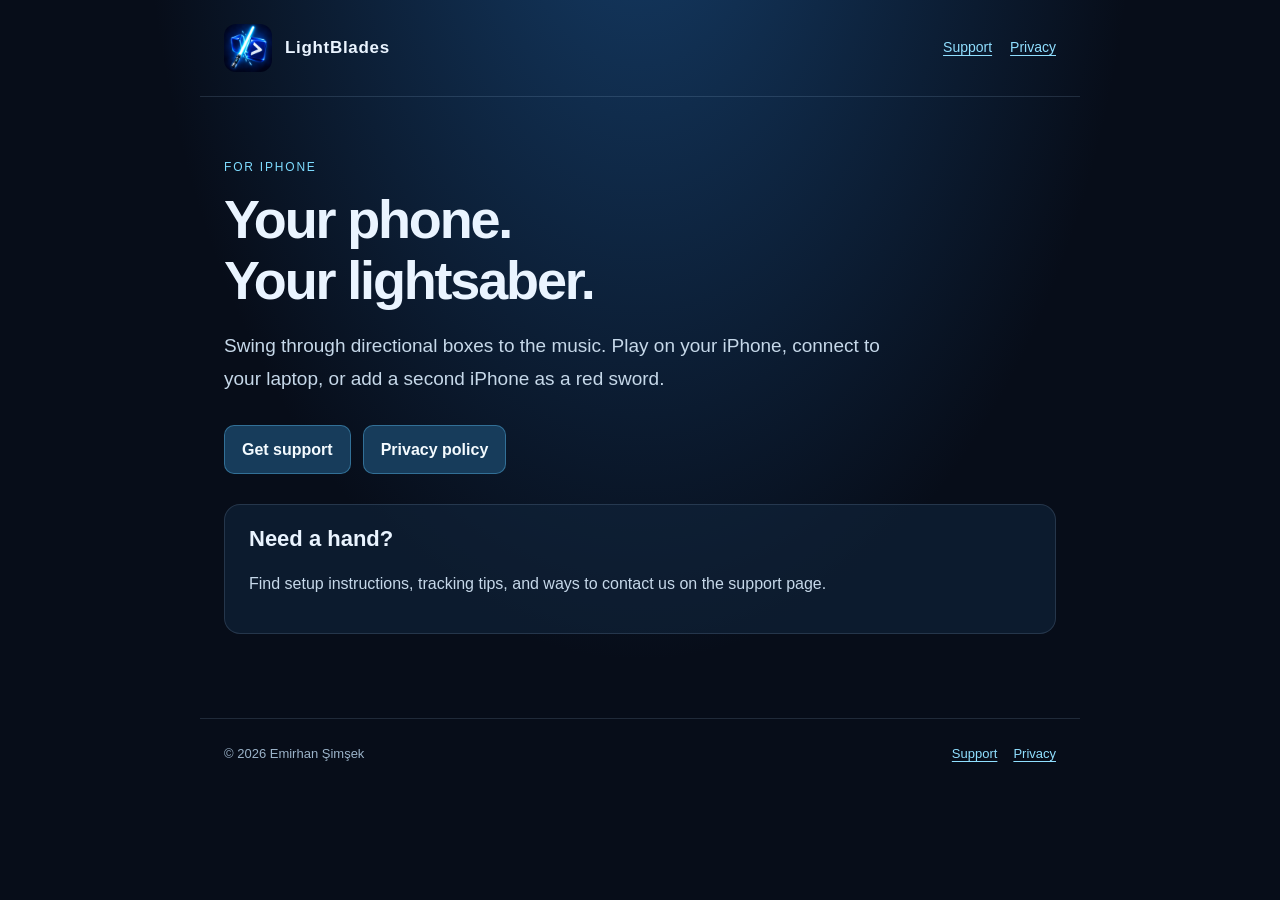
<file: index.html>
<!doctype html><html lang="en"><head><meta charset="utf-8"><meta name="viewport" content="width=device-width,initial-scale=1"><meta name="description" content="Help and privacy information for LightBlades on iPhone."><title>LightBlades · Support and privacy</title><link rel="stylesheet" href="assets/style.css"><link rel="icon" href="assets/icon.png"></head><body>
<header><img src="assets/icon.png" alt=""><strong>LightBlades</strong><nav><a href="support.html">Support</a><a href="privacy.html">Privacy</a></nav></header>
<main><p class="eyebrow">For iPhone</p><h1>Your phone.<br>Your lightsaber.</h1><p class="lead">Swing through directional boxes to the music. Play on your iPhone, connect to your laptop, or add a second iPhone as a red sword.</p><div class="actions"><a class="button" href="support.html">Get support</a><a class="button" href="privacy.html">Privacy policy</a></div><div class="card"><h2>Need a hand?</h2><p>Find setup instructions, tracking tips, and ways to contact us on the support page.</p></div></main>
<footer><span>© 2026 Emirhan Şimşek</span><nav><a href="support.html">Support</a><a href="privacy.html">Privacy</a></nav></footer></body></html>
</file>
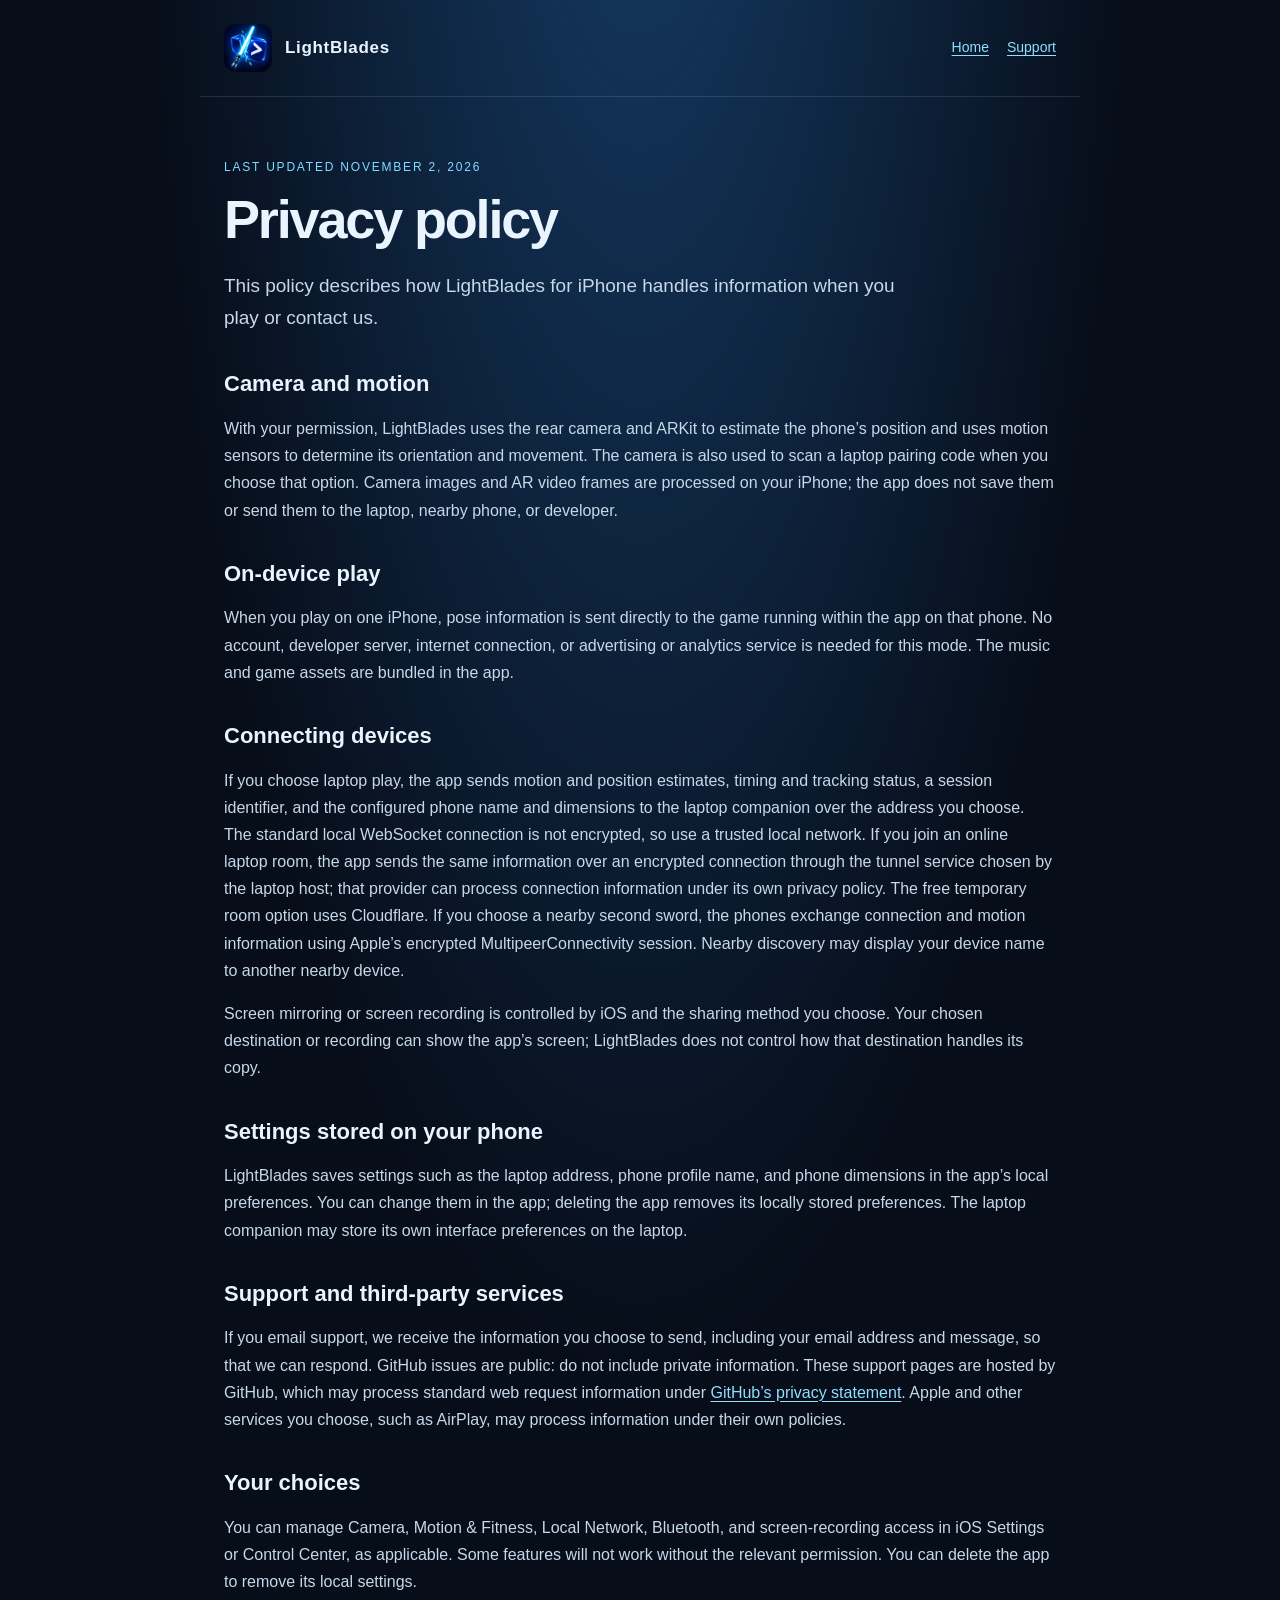
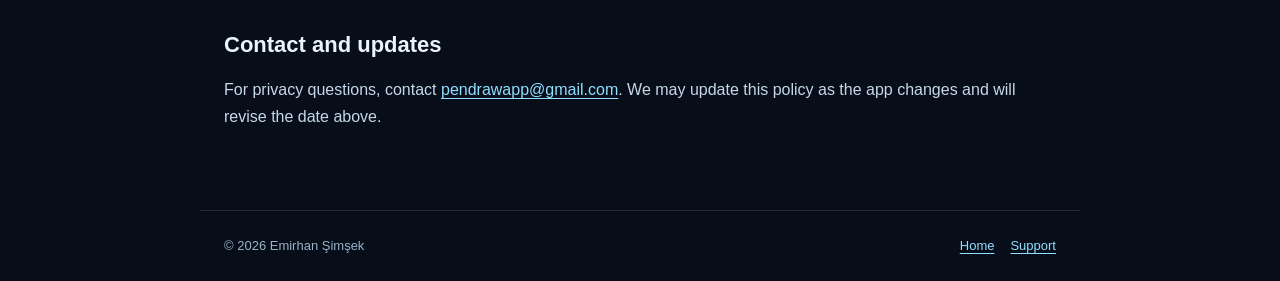
<file: privacy.html>
<!doctype html><html lang="en"><head><meta charset="utf-8"><meta name="viewport" content="width=device-width,initial-scale=1"><meta name="description" content="Privacy policy for LightBlades for iPhone."><title>Privacy policy · LightBlades</title><link rel="stylesheet" href="assets/style.css"><link rel="icon" href="assets/icon.png"></head><body>
<header><img src="assets/icon.png" alt=""><strong>LightBlades</strong><nav><a href="index.html">Home</a><a href="support.html">Support</a></nav></header><main>
<p class="eyebrow">Last updated November 2, 2026</p><h1>Privacy policy</h1><p class="lead">This policy describes how LightBlades for iPhone handles information when you play or contact us.</p>
<h2>Camera and motion</h2><p>With your permission, LightBlades uses the rear camera and ARKit to estimate the phone’s position and uses motion sensors to determine its orientation and movement. The camera is also used to scan a laptop pairing code when you choose that option. Camera images and AR video frames are processed on your iPhone; the app does not save them or send them to the laptop, nearby phone, or developer.</p>
<h2>On-device play</h2><p>When you play on one iPhone, pose information is sent directly to the game running within the app on that phone. No account, developer server, internet connection, or advertising or analytics service is needed for this mode. The music and game assets are bundled in the app.</p>
<h2>Connecting devices</h2><p>If you choose laptop play, the app sends motion and position estimates, timing and tracking status, a session identifier, and the configured phone name and dimensions to the laptop companion over the address you choose. The standard local WebSocket connection is not encrypted, so use a trusted local network. If you join an online laptop room, the app sends the same information over an encrypted connection through the tunnel service chosen by the laptop host; that provider can process connection information under its own privacy policy. The free temporary room option uses Cloudflare. If you choose a nearby second sword, the phones exchange connection and motion information using Apple’s encrypted MultipeerConnectivity session. Nearby discovery may display your device name to another nearby device.</p>
<p>Screen mirroring or screen recording is controlled by iOS and the sharing method you choose. Your chosen destination or recording can show the app’s screen; LightBlades does not control how that destination handles its copy.</p>
<h2>Settings stored on your phone</h2><p>LightBlades saves settings such as the laptop address, phone profile name, and phone dimensions in the app’s local preferences. You can change them in the app; deleting the app removes its locally stored preferences. The laptop companion may store its own interface preferences on the laptop.</p>
<h2>Support and third-party services</h2><p>If you email support, we receive the information you choose to send, including your email address and message, so that we can respond. GitHub issues are public: do not include private information. These support pages are hosted by GitHub, which may process standard web request information under <a href="https://docs.github.com/en/site-policy/privacy-policies/github-general-privacy-statement">GitHub’s privacy statement</a>. Apple and other services you choose, such as AirPlay, may process information under their own policies.</p>
<h2>Your choices</h2><p>You can manage Camera, Motion &amp; Fitness, Local Network, Bluetooth, and screen-recording access in iOS Settings or Control Center, as applicable. Some features will not work without the relevant permission. You can delete the app to remove its local settings.</p>
<h2>Contact and updates</h2><p>For privacy questions, contact <a href="mailto:pendrawapp@gmail.com?subject=LightBlades%20privacy">pendrawapp@gmail.com</a>. We may update this policy as the app changes and will revise the date above.</p></main>
<footer><span>© 2026 Emirhan Şimşek</span><nav><a href="index.html">Home</a><a href="support.html">Support</a></nav></footer></body></html>
</file>
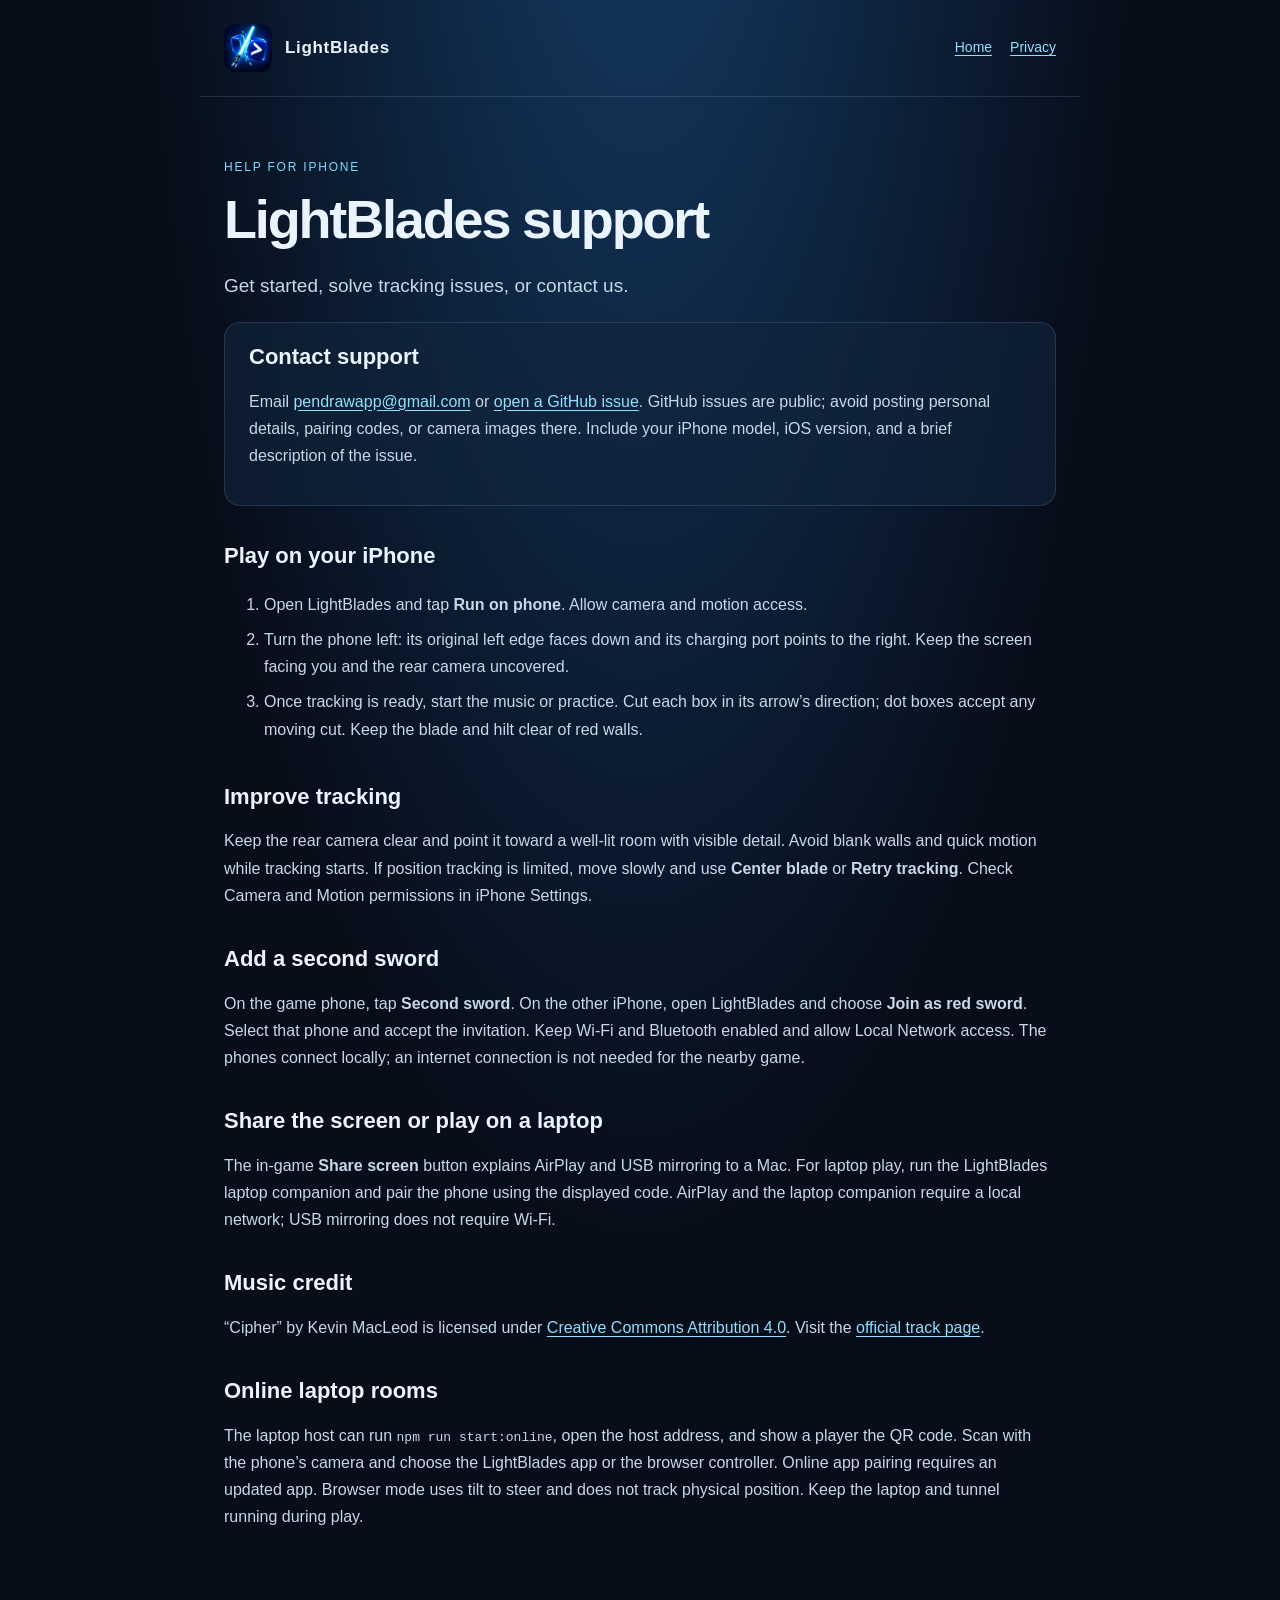
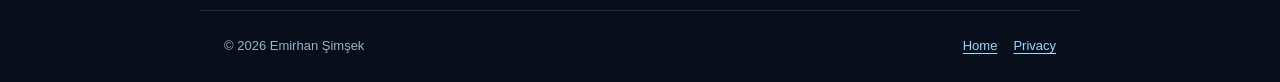
<file: support.html>
<!doctype html><html lang="en"><head><meta charset="utf-8"><meta name="viewport" content="width=device-width,initial-scale=1"><meta name="description" content="LightBlades help, setup and contact information."><title>Support · LightBlades</title><link rel="stylesheet" href="assets/style.css"><link rel="icon" href="assets/icon.png"></head><body>
<header><img src="assets/icon.png" alt=""><strong>LightBlades</strong><nav><a href="index.html">Home</a><a href="privacy.html">Privacy</a></nav></header><main>
<p class="eyebrow">Help for iPhone</p><h1>LightBlades support</h1><p class="lead">Get started, solve tracking issues, or contact us.</p>
<div class="card"><h2>Contact support</h2><p>Email <a href="mailto:pendrawapp@gmail.com?subject=LightBlades%20support">pendrawapp@gmail.com</a> or <a href="https://github.com/Emirhan777/lightblades-support/issues/new/choose">open a GitHub issue</a>. GitHub issues are public; avoid posting personal details, pairing codes, or camera images there. Include your iPhone model, iOS version, and a brief description of the issue.</p></div>
<h2>Play on your iPhone</h2><ol><li>Open LightBlades and tap <strong>Run on phone</strong>. Allow camera and motion access.</li><li>Turn the phone left: its original left edge faces down and its charging port points to the right. Keep the screen facing you and the rear camera uncovered.</li><li>Once tracking is ready, start the music or practice. Cut each box in its arrow’s direction; dot boxes accept any moving cut. Keep the blade and hilt clear of red walls.</li></ol>
<h2>Improve tracking</h2><p>Keep the rear camera clear and point it toward a well-lit room with visible detail. Avoid blank walls and quick motion while tracking starts. If position tracking is limited, move slowly and use <strong>Center blade</strong> or <strong>Retry tracking</strong>. Check Camera and Motion permissions in iPhone Settings.</p>
<h2>Add a second sword</h2><p>On the game phone, tap <strong>Second sword</strong>. On the other iPhone, open LightBlades and choose <strong>Join as red sword</strong>. Select that phone and accept the invitation. Keep Wi-Fi and Bluetooth enabled and allow Local Network access. The phones connect locally; an internet connection is not needed for the nearby game.</p>
<h2>Share the screen or play on a laptop</h2><p>The in-game <strong>Share screen</strong> button explains AirPlay and USB mirroring to a Mac. For laptop play, run the LightBlades laptop companion and pair the phone using the displayed code. AirPlay and the laptop companion require a local network; USB mirroring does not require Wi-Fi.</p>
<h2>Music credit</h2><p>“Cipher” by Kevin MacLeod is licensed under <a href="https://creativecommons.org/licenses/by/4.0/">Creative Commons Attribution 4.0</a>. Visit the <a href="https://incompetech.com/music/royalty-free/index.html?isrc=USUAN1100844">official track page</a>.</p><h2>Online laptop rooms</h2><p>The laptop host can run <code>npm run start:online</code>, open the host address, and show a player the QR code. Scan with the phone’s camera and choose the LightBlades app or the browser controller. Online app pairing requires an updated app. Browser mode uses tilt to steer and does not track physical position. Keep the laptop and tunnel running during play.</p></main>
<footer><span>© 2026 Emirhan Şimşek</span><nav><a href="index.html">Home</a><a href="privacy.html">Privacy</a></nav></footer></body></html>
</file>
<file: assets/style.css>
:root{color-scheme:dark;font-family:-apple-system,BlinkMacSystemFont,"Segoe UI",sans-serif;background:#070d19;color:#eaf4ff}
*{box-sizing:border-box}body{margin:0;background:radial-gradient(ellipse at 50% -20%,#153d68 0,transparent 55%),#070d19;min-height:100vh;line-height:1.7}a{color:#90dfff;text-underline-offset:3px}a:hover{color:white}header,main,footer{max-width:880px;margin:auto;padding:24px}header{display:flex;align-items:center;gap:13px;border-bottom:1px solid #b4dbff24}header img{width:48px;height:48px;border-radius:12px}header strong{font-size:17px;letter-spacing:.04em}header nav{margin-left:auto;display:flex;gap:18px;font-size:14px}main{padding-top:48px;padding-bottom:64px}h1{font-size:clamp(34px,6vw,54px);line-height:1.12;letter-spacing:-.04em;margin:0 0 20px}h2{font-size:22px;line-height:1.3;margin:36px 0 10px}p,li{color:#c6d8e9}li{padding:4px 0}.eyebrow{font-size:12px;letter-spacing:.15em;color:#7edcff;text-transform:uppercase}.lead{font-size:19px;max-width:680px}.actions{display:flex;gap:12px;flex-wrap:wrap;margin:30px 0}.button{display:inline-block;padding:10px 17px;border:1px solid #5bbff066;border-radius:10px;text-decoration:none;background:#173c5b;color:#f4fbff;font-weight:600}.card{border:1px solid #b4dbff24;border-radius:16px;padding:20px 24px;background:#12263c99;margin:20px 0}.card h2{margin-top:0}footer{border-top:1px solid #b4dbff24;display:flex;justify-content:space-between;gap:16px;color:#9bb3c9;font-size:13px}footer nav{display:flex;gap:16px}@media(max-width:480px){header,main,footer{padding-left:18px;padding-right:18px}header nav{gap:10px;font-size:12px}main{padding-top:32px}footer{flex-direction:column}}
</file>
